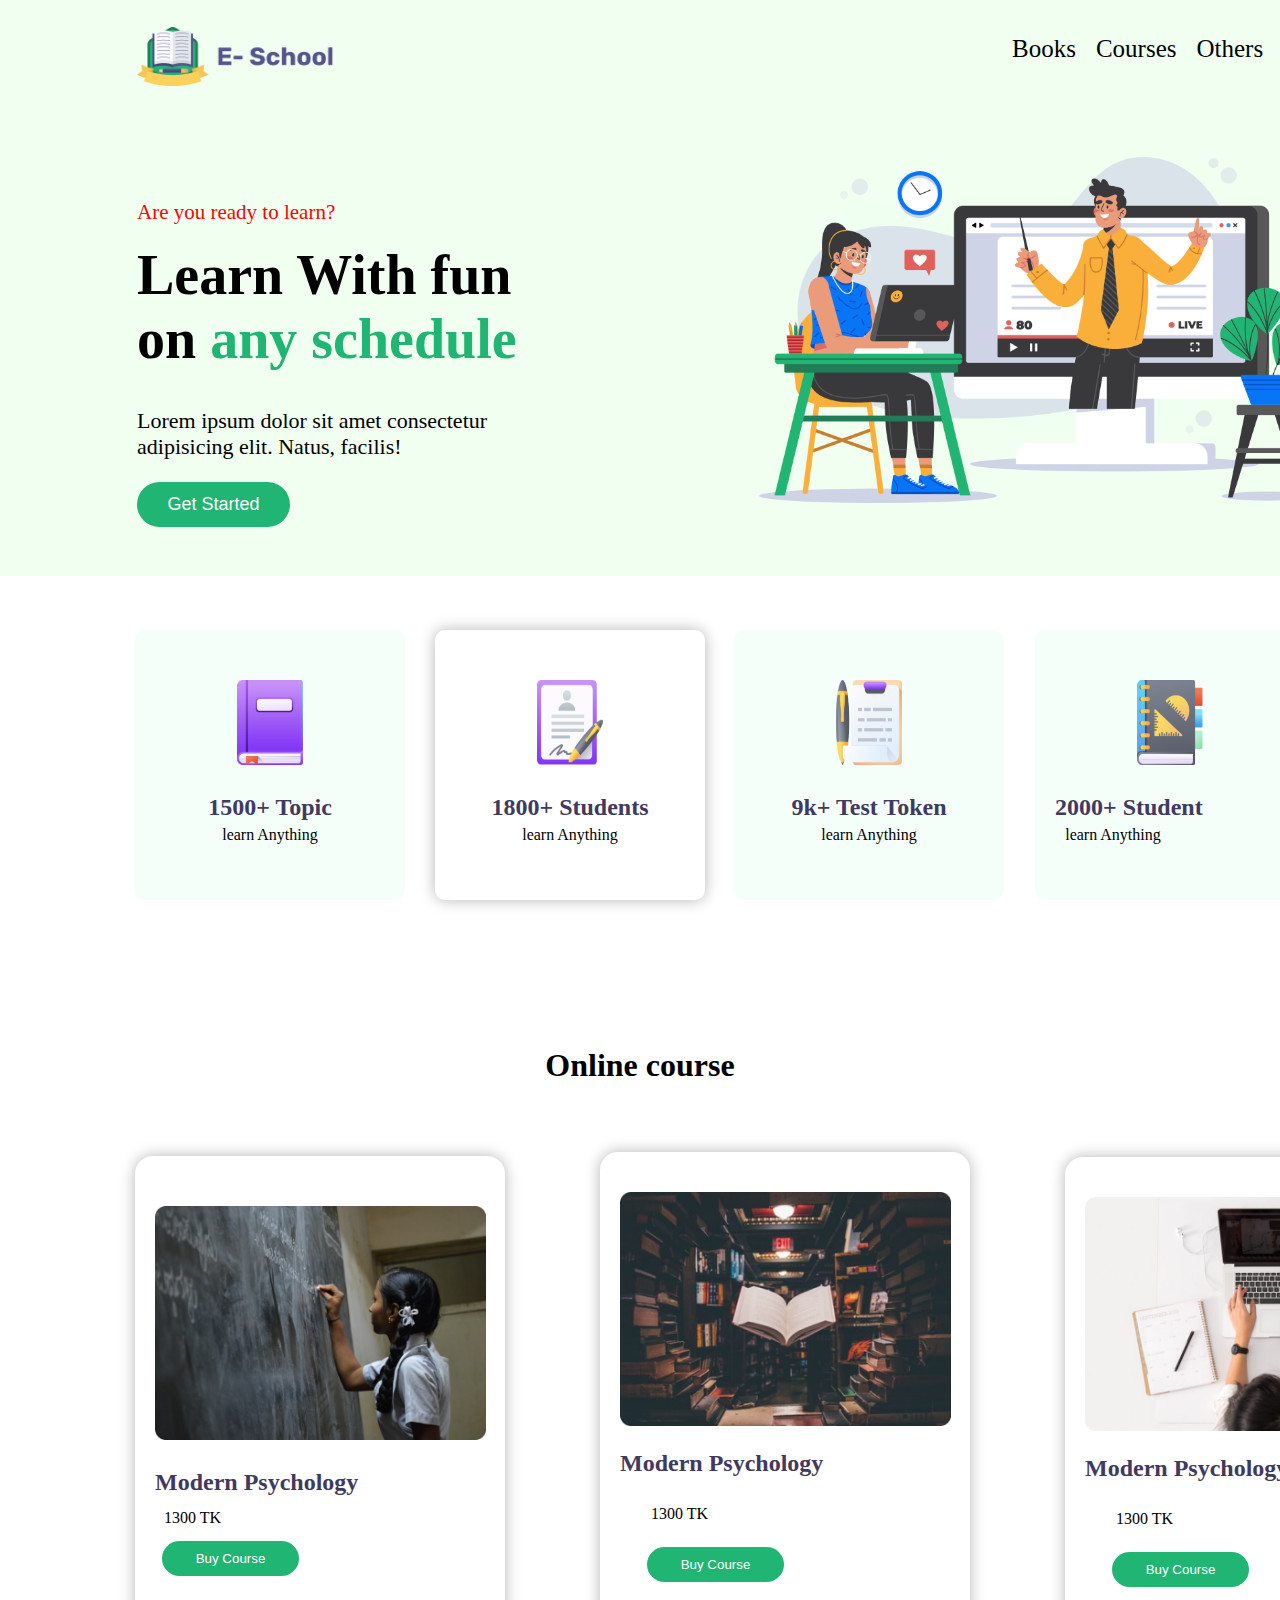
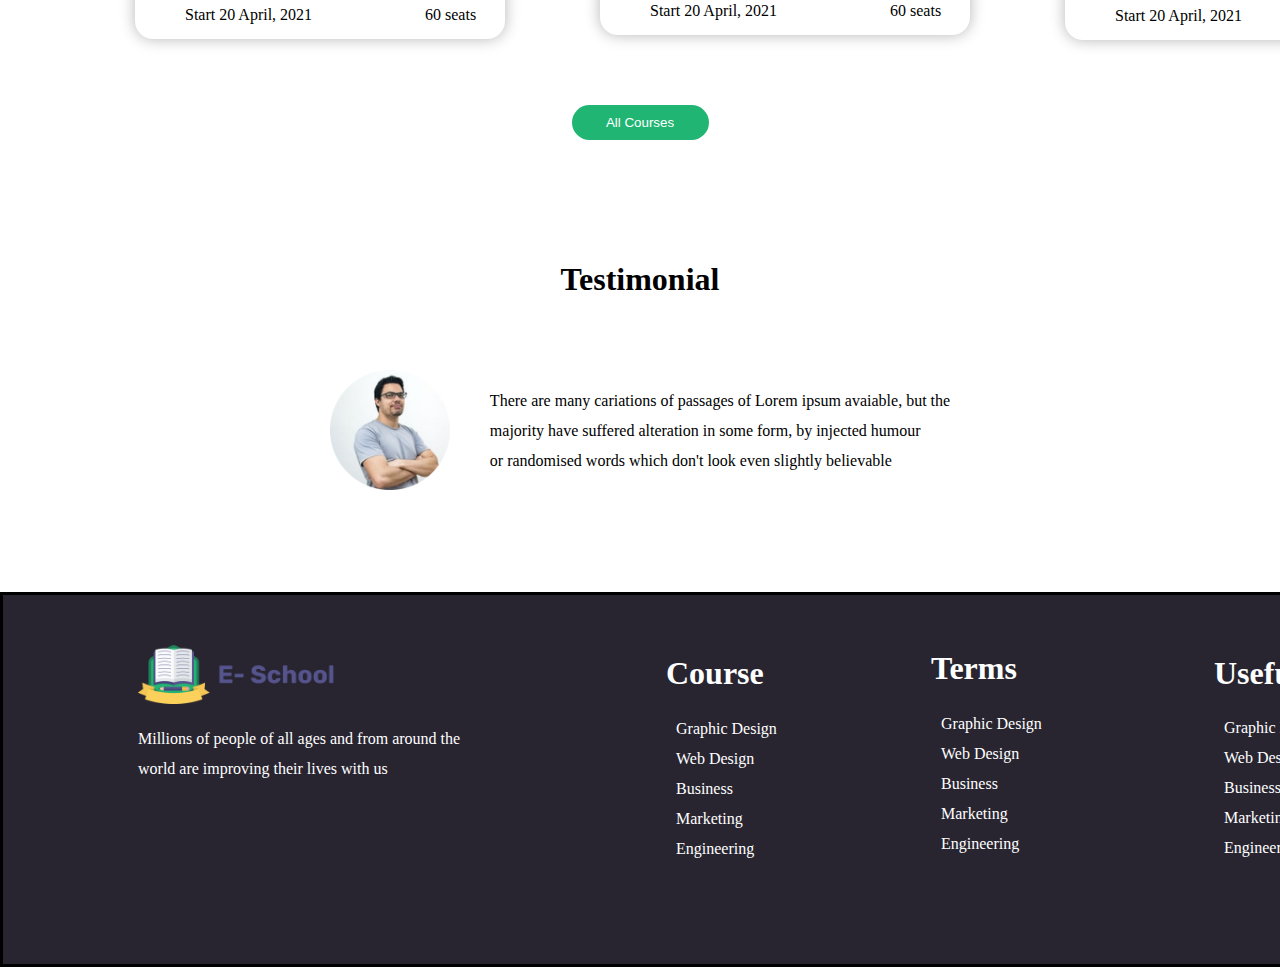
<file: index.html>
<!DOCTYPE html>
<html lang="en">
<head>
    <meta charset="UTF-8">
    <meta name="viewport" content="width=device-width, initial-scale=1.0">
    <title>Assignment 2</title>
    <link rel="stylesheet" href="./others/index.css">
    <link rel="stylesheet" href="https://cdnjs.cloudflare.com/ajax/libs/font-awesome/6.5.1/css/all.min.css" integrity="sha512-DTOQO9RWCH3ppGqcWaEA1BIZOC6xxalwEsw9c2QQeAIftl+Vegovlnee1c9QX4TctnWMn13TZye+giMm8e2LwA==" crossorigin="anonymous" referrerpolicy="no-referrer" />
</head>

<body>
    <header class="header">
        <div class="pic">
            <img height="59px" width="198px" src="./photos/Group 1.png" alt="">
            <div class="options">
                <ul class="ul">
                    <li class="same">Books</li>
                    <li class="same">Courses</li>
                    <li class="same">Others</li>
                    <li class="same">Blog</li>
                    <button class="same" id="btn">Sing in</button>
                </ul>
            </div>
        </div>
        <div class="s">
            <span class="sapn">Are you ready to learn?</span>
        </div>
        <div class="s2">
            <h1>Learn With fun <br> on <span class="span2">any schedule</span></h1>
            <p class="p">Lorem ipsum dolor sit amet consectetur <br> adipisicing elit. Natus, facilis!</p>
            <button class="btn">Get Started</button>
        </div>
        <div class="f">
            <img height="346px" width="554px" src="./photos/Frame.png" alt="">
        </div>
    </header>

    <main class="main">
        <div class="topic">
            <img class="img1" height="85px" width="66px" src="./photos/image 1.png" alt="">
            <h2 class="h2">1500+ Topic <br></h2>
            <span class="span3">learn Anything</span>         
        </div>
        <div class="st">
            <img class="img4" height="85px" width="66px" src="./photos/image 4.png" alt="">
            <h2 class="h3">1800+ Students <br></h2>
            <span class="span4">learn Anything</span>    

        </div>

        <div class="tt">
            <img class="img2" height="85px" width="66px" src="./photos/image 2.png" alt="">
            <h2 class="h4">9k+ Test Token <br></h2>
            <span class="span5">learn Anything</span>    
        </div>

        <div id="s">
            <img class="img3" height="85px" width="66px" src="./photos/image 3.png" alt="">
            <h2 class="h5">2000+ Student<br></h2>
            <span class="span6">learn Anything</span>    
        </div>
        <div class="oc"><h1>Online course</h1>
        </div>

        <div class="mp">
            <img class="img2" height="234px" width="331px" src="./photos/Rectangle 6.png" alt="">
            <h2 class="h5">Modern Psychology<br></h2>
            <span class="span6">1300 TK</span>
            <button class="btn_bc1">Buy Course</button>
            <i id="cln" class="fa-solid fa-calendar-days"></i>
            <span class="span7">Start 20 April, 2021</span>
            <i id="st" class="fa-solid fa-user-group"></i>
            <span class="span8">60 seats</span>
        </div>

        <div class="mp2">
            <img class="r13" height="234px" width="331px" src="./photos/Rectangle 13.png" alt="">
            <h2 class="h6">Modern Psychology<br></h2>
            <span class="span9">1300 TK</span>
            <button class="btn_bc2">Buy Course</button>
            <i id="cln2" class="fa-solid fa-calendar-days"></i>
            <span class="span10">Start 20 April, 2021</span>
            <i id="st2" class="fa-solid fa-user-group"></i>
            <span class="span11">60 seats</span>
        </div>

        <div class="mp3">
            <img class="r15" height="234px" width="331px" src="./photos/Rectangle 15.png" alt="">
            <h2 class="h7">Modern Psychology<br></h2>
            <span class="span12">1300 TK</span>
            <button class="btn_bc3">Buy Course</button>
            <i id="cln3" class="fa-solid fa-calendar-days"></i>
            <span class="span13">Start 20 April, 2021</span>
            <i id="st3" class="fa-solid fa-user-group"></i>
            <span class="span14">60 seats</span>
        </div>
        <div class="ac">
           <a href="./others/all.html"><button class="btn_ac"> All Courses</button></a> 
        </div>
        <div class="ts">
            <h1>Testimonial</h1>
        </div>
        <div class="last">
            <img width="120px" height="120px" src="./photos/Ellipse 5.png" alt="">
            <p class="pl">There are many cariations of passages of Lorem ipsum avaiable, but the <br>
            majority have suffered alteration in some form, by injected humour <br>
        or randomised words which don't look even slightly believable</p>
        </div>
    </main>

    <footer class="footer">
        <div class="ico">
            <img height="59px" width="198px" src="./photos/Group 1.png" alt="">
        </div>
        <div class="lt">
            <p class="p_lt">Millions of people of all ages and from around
                the <br>world are improving their lives with us</p>
        </div>
        <div class="cours">
            <h1 class="ce">Course</h1>
            <ul>
                <li class="same1">Graphic Design</li>
                <li class="same1">Web Design</li>
                <li class="same1">Business</li>
                <li class="same1">Marketing</li>
                <li class="same1">Engineering</li>
            </ul>
        </div>

        <div class="terms">
            <h1 class="ce1">Terms</h1>
            <ul>
                <li class="same2">Graphic Design</li>
                <li class="same2">Web Design</li>
                <li class="same2">Business</li>
                <li class="same2">Marketing</li>
                <li class="same2">Engineering</li>
            </ul>
        </div>

        <div class="links">
            <h1 class="ce2">Useful Links</h1>
            <ul>
                <li class="same3">Graphic Design</li>
                <li class="same3">Web Design</li>
                <li class="same3">Business</li>
                <li class="same3">Marketing</li>
                <li class="same3">Engineering</li>
            </ul>
        </div>

    </footer>
    
</body>
</html>
</file>
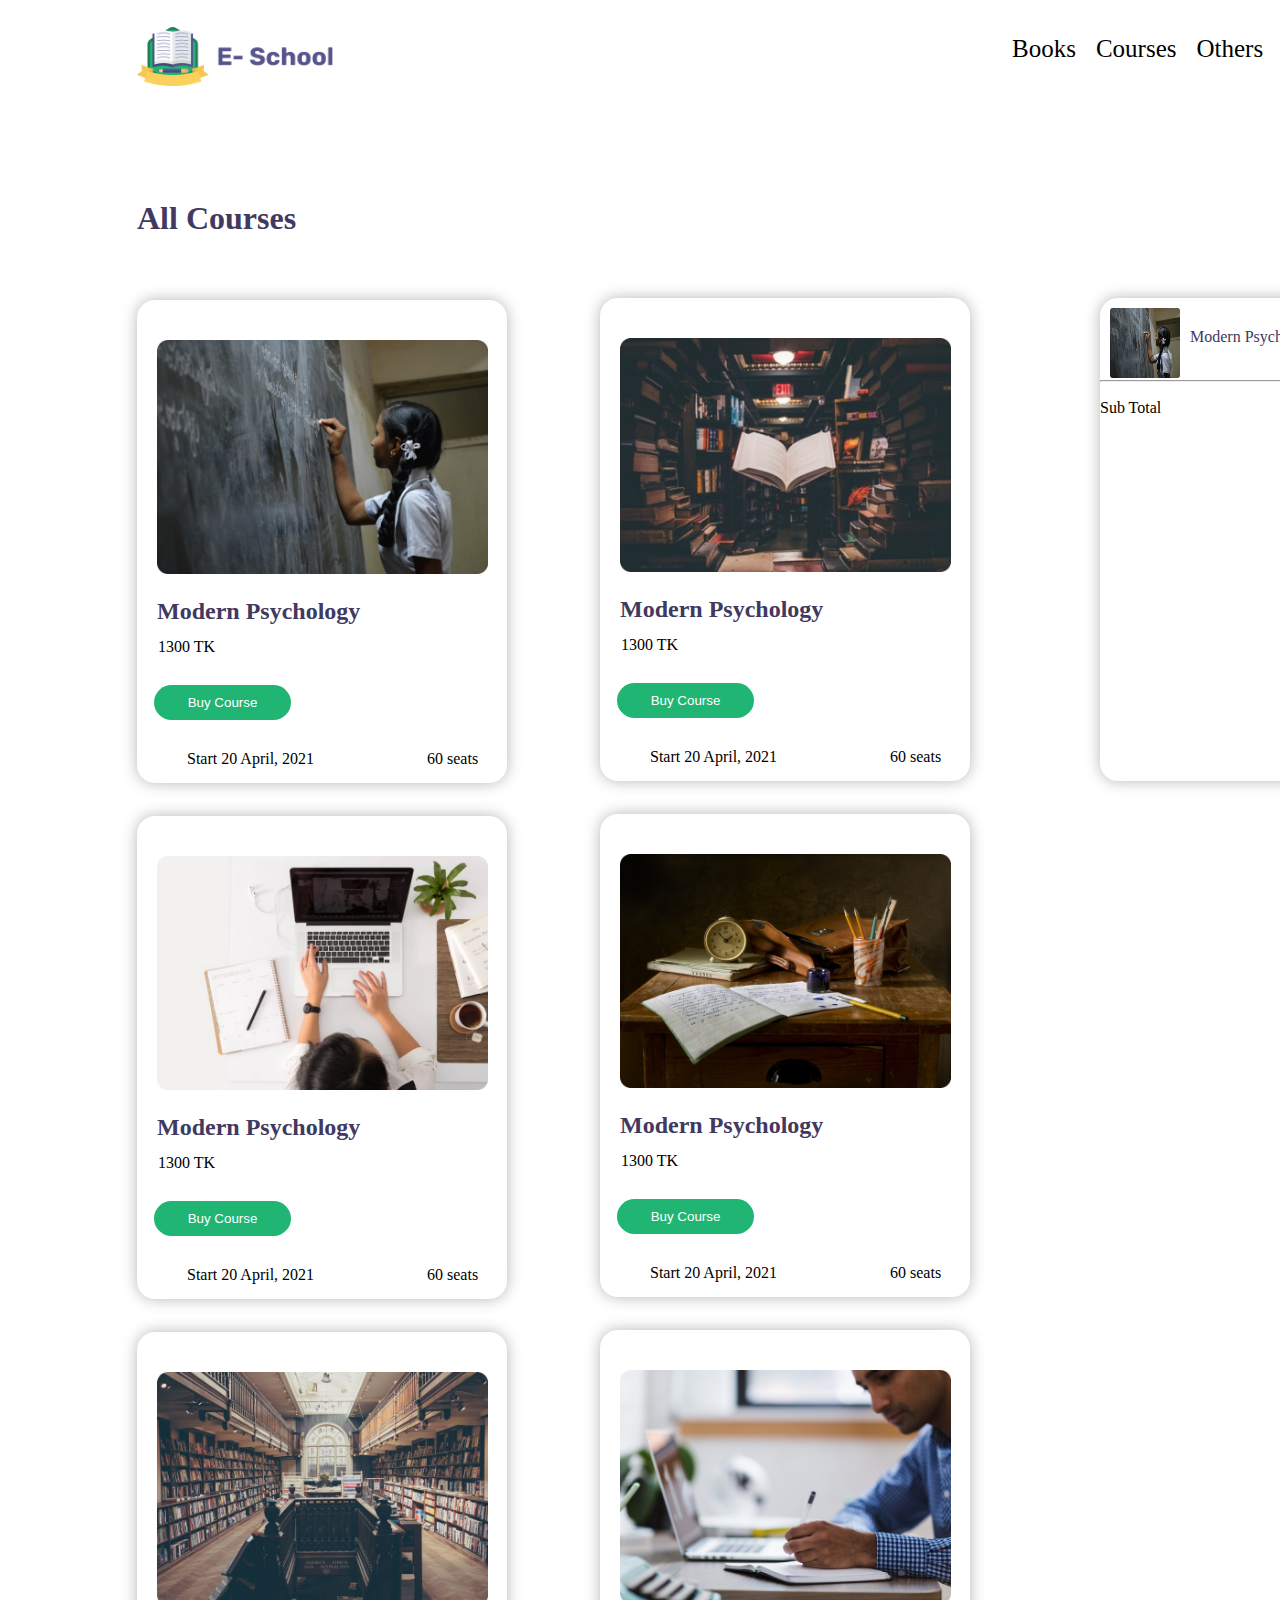
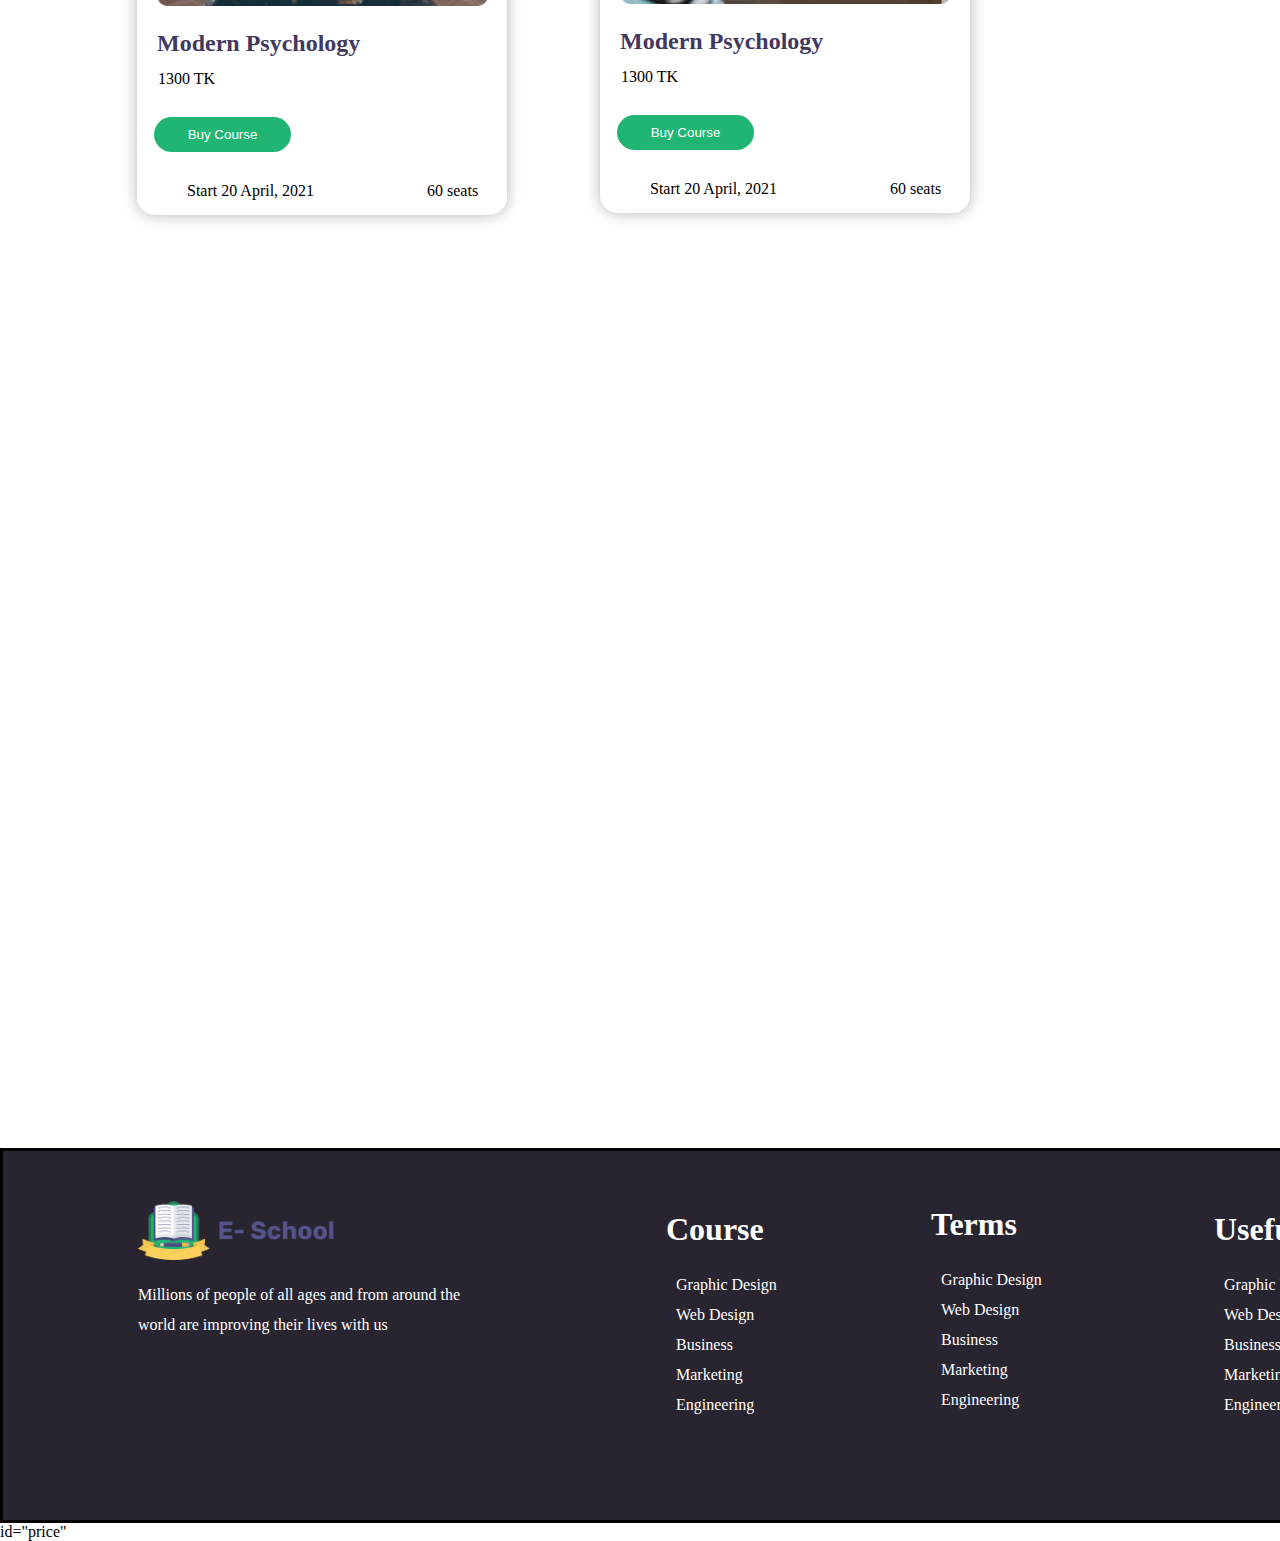
<file: others/all.html>
<!DOCTYPE html>
<html lang="en">
<head>
    <meta charset="UTF-8">
    <meta name="viewport" content="width=device-width, initial-scale=1.0">
    <title>All Course</title>
    <link rel="stylesheet" href="./all.css">
    <link rel="stylesheet" href="https://cdnjs.cloudflare.com/ajax/libs/font-awesome/6.5.1/css/all.min.css" integrity="sha512-DTOQO9RWCH3ppGqcWaEA1BIZOC6xxalwEsw9c2QQeAIftl+Vegovlnee1c9QX4TctnWMn13TZye+giMm8e2LwA==" crossorigin="anonymous" referrerpolicy="no-referrer" />

</head>
<body>
    <header>
        <div class="pic">
            <img height="59px" width="198px" src="../photos/Group 1.png" alt="">
            <div class="options">
                <ul class="ul">
                    <li class="same">Books</li>
                    <li class="same">Courses</li>
                    <li class="same">Others</li>
                    <li class="same">Blog</li>
                    <button class="same" id="btn">Sing Out</button>
                </ul>
            </div>
        </div>
    </header>

    <main>
        <div class="alc">
            <h1 class="h_alc">All Courses</h1>
        </div>

        <div class="mp" id="cart" >
            <img class="img2" height="234px" width="331px" src="../photos/Rectangle 6.png" alt="">
            <h2 class="h5">Modern Psychology<br></h2>
            <span class="span6" id="price">1300 TK</span>
            <button class="btn_bc1">Buy Course</button>
            <i id="cln" class="fa-solid fa-calendar-days"></i>
            <span class="span7">Start 20 April, 2021</span>
            <i id="st" class="fa-solid fa-user-group"></i>
            <span class="span8">60 seats</span>
        </div>

        <div class="mp2" id="cart" >
            <img class="r13" height="234px" width="331px" src="../photos/Rectangle 13.png" alt="">
            <h2 class="h6">Modern Psychology<br></h2>
            <span class="span9" id="price">1300 TK</span>
            <button class="btn_bc2">Buy Course</button>
            <i id="cln2" class="fa-solid fa-calendar-days"></i>
            <span class="span10">Start 20 April, 2021</span>
            <i id="st2" class="fa-solid fa-user-group"></i>
            <span class="span11">60 seats</span>
        </div>

        <div class="mp3" id="cart" >
            <img class="r15" height="234px" width="331px" src="../photos/Rectangle 15.png" alt="">
            <h2 class="h7">Modern Psychology<br></h2>
            <span class="span12" id="price">1300 TK</span>
            <button class="btn_bc3">Buy Course</button>
            <i id="cln3" class="fa-solid fa-calendar-days"></i>
            <span class="span13">Start 20 April, 2021</span>
            <i id="st3" class="fa-solid fa-user-group"></i>
            <span class="span14">60 seats</span>
        </div>

        <div class="mp4" id="cart" >
            <img class="r15" height="234px" width="331px" src="../photos/Rectangle 30.png" alt="">
            <h2 class="h8">Modern Psychology<br></h2>
            <span class="span15" id="price">1300 TK</span>
            <button class="btn_bc4">Buy Course</button>
            <i id="cln4" class="fa-solid fa-calendar-days"></i>
            <span class="span16">Start 20 April, 2021</span>
            <i id="st4" class="fa-solid fa-user-group"></i>
            <span class="span17">60 seats</span>
        </div>

        <div class="mp5" id="cart" >
            <img class="r15" height="234px" width="331px" src="../photos/Rectangle 33.png" alt="">
            <h2 class="h9">Modern Psychology<br></h2>
            <span class="span18" id="price">1300 TK</span>
            <button class="btn_bc5">Buy Course</button>
            <i id="cln5" class="fa-solid fa-calendar-days"></i>
            <span class="span19">Start 20 April, 2021</span>
            <i id="st5" class="fa-solid fa-user-group"></i>
            <span class="span20">60 seats</span>
        </div>

        <div class="mp6" id="cart" >
            <img class="r15" height="234px" width="331px" src="../photos/Rectangle 34.png" alt="">
            <h2 class="h10">Modern Psychology<br></h2>
            <span class="span21" id="price">1300 TK</span>
            <button class="btn_bc6">Buy Course</button>
            <i id="cln6" class="fa-solid fa-calendar-days"></i>
            <span class="span22">Start 20 April, 2021</span>
            <i id="st6" class="fa-solid fa-user-group"></i>
            <span class="span23">60 seats</span>
        </div>


        <div class="cart">
            <div>
                <img id="img21" height="70px" width="70px" src="../photos/Rectangle 6.png" alt="">
                <span class="span24">Modern Psychology</span>
                <span class="span25">1300 Tk</span>
            </div>
            <hr>
            <span class="span26">Sub Total</span>
            <span class="span27">1300 Tk</span>
            <button class="btn_co">CheckOut</button>
        </div>
    </main>
    
    <footer class="footer">
        <div class="ico">
            <img height="59px" width="198px" src="../photos/Group 1.png" alt="">
        </div>
        <div class="lt">
            <p class="p_lt">Millions of people of all ages and from around
                the <br>world are improving their lives with us</p>
        </div>
        <div class="cours">
            <h1 class="ce">Course</h1>
            <ul>
                <li class="same1">Graphic Design</li>
                <li class="same1">Web Design</li>
                <li class="same1">Business</li>
                <li class="same1">Marketing</li>
                <li class="same1">Engineering</li>
            </ul>
        </div>

        <div class="terms">
            <h1 class="ce1">Terms</h1>
            <ul>
                <li class="same2">Graphic Design</li>
                <li class="same2">Web Design</li>
                <li class="same2">Business</li>
                <li class="same2">Marketing</li>
                <li class="same2">Engineering</li>
            </ul>
        </div>

        <div class="links">
            <h1 class="ce2">Useful Links</h1>
            <ul>
                <li class="same3">Graphic Design</li>
                <li class="same3">Web Design</li>
                <li class="same3">Business</li>
                <li class="same3">Marketing</li>
                <li class="same3">Engineering</li>
            </ul>
        </div>

    </footer>
    <script src="./index.js"></script> id="price"
</body>
</html>
</file>
<file: others/index.css>
body{
    margin: 0;
    padding: 0%;
    
}
.header{
    height: 576px;
    /*width: 1539.23px;*/
    width: 200vh;
    background: #F0FFF0;
}
.pic{
    position: absolute;
    top: 27px;
    left: 137px;
}
.options{
    position: absolute;
    display: flex;
    left: 830px;
    font-size: 25px;
}
.ul{
    position: absolute;
    display: flex;
    list-style: none;
    font-weight: 100px;
    gap: 10px;
    margin-top: -60px;
}
.same{
    display: inline;
    padding: 5px;
}
#btn{
    width: 100px;
    height: 43px;
    margin-left: 10px;
    border-radius: 33px;
    border: none;
    outline: none;
    background-color: #21B573;
}
.s{
    position: relative;
    left: 137px;
    font-size: 21px;
    top: 200px;
    color: red;
}
.s2{
    position: relative;
    left: 137px;
    top: 180px;
    font-size: 28px;
}
.span2{
    color:#21B573;
}
.p{
    font-size: 22px;
    justify-content: center;
}
.btn{
    width: 153px;
    height: 45px;
    border-radius: 33px;
    gap: 10px;
    border: none;
    outline: none;
    background-color: #21B573;
    font-size: 18px;
    color: white;
}
.f{
    position: absolute;
    left: 759px;
    top: 157px;
}
.topic{
    /*position: relative;*/
    position: absolute;
    height: 270px;
    width: 270px;
    left: 135px;
    top: 630px;
    background-color: #F5FFFA;
    text-align: center;
    justify-content: center;
    border-radius: 10px;
}
.img1{
    position: relative;
    top: 50px;
}
.h2{
    position: relative;
    color: #413960;
    top: 55px; 
}
.span3{
    position: relative;
    top: 40px;
}
.st{
    /*position: relative;*/
    position: absolute;
    height: 270px;
    width: 270px;
    top: 630px;
    left: 435px;
    background-color: white;
    text-align: center;
    justify-content: center;
    border-radius: 10px;
    box-shadow: 0px 0px 15px rgb(182, 182, 182);
}
.img4{
    position: relative;
    top: 50px;
}
.h3{
    position: relative;
    color: #413960;
    top: 55px; 
}
.span4{
    position: relative;
    top: 40px;
}
.tt{
    /*position: relative;*/
    position: absolute;
    height: 270px;
    width: 270px;
    left: 734px;
    top: 630px;
    background-color: #F5FFFA;
    text-align: center;
    justify-content: center;
    border-radius: 10px;
}
.img2{
    position: relative;
    top: 50px;
}
.h4{
    position: relative;
    color: #413960;
    top: 55px; 
}
.span5{
    position: relative;
    top: 40px;
}
#s{
    /*position: relative;*/
    position: absolute;
    height: 270px;
    width: 270px;
    left: 1035px;
    top: 630px;
    background-color: #F5FFFA;
    text-align: center;
    justify-content: center;
    border-radius: 10px;
}
.img3{
    position: relative;
    top: 50px;
}
.h5{
    position: relative;
    color: #413960;
    top: 55px; 
}
.span6{
    position: relative;
    top: 40px;
}
.oc{
    position: relative;
    top: 450px;
    text-align: center;
}

.mp{
    position: relative;
    width: 370px;
    height: 483px;
    left: 135px;
    top: 500px;
    border-radius: 18px;
    text-align: center;
    box-shadow: 0px 0px 15px rgb(182, 182, 182);
}
.h5{
    position: relative;
    text-align: start;
    left: 20px;
}
.span6{
    position: relative;
    text-align: start;
    left: -57px;
} 
.btn_bc1{
    position: relative;
    top: 80px;
    left: -120px;
    background-color: #21B573;
    border: none;
    outline: none;
    width: 137px;
    height: 35px;
    gap: 10px;
    border-radius: 33px;
    color: white;
}
#cln{
    position: absolute;
    top: 450px;
    left: 30px;
}
.span7{
    position: absolute;
    top: 450px;
    left: 50px;
}
#st{
    position: absolute;
    top: 450px;
    left: 260px;
}
.span8{
    position: absolute;
    top: 450px;
    left: 290px;
}

.mp2{
    position: relative;
    text-align: center;
    justify-content: center;
    padding-top: 40px;
    width: 370px;
    height: 443px;
    left: 600px;
    top: 13px;
    border-radius: 18px;
    box-shadow: 0px 0px 15px rgb(182, 182, 182);
}
.h6{
    position: relative;
    text-align: start;
    left: 20px;
    color: #413960;
}
.span9{
    position: relative;
    text-align: start;
    left: -35px;
} 
.btn_bc2{
    position: relative;
    top: 50px;
    left: -100px;
    background-color: #21B573;
    border: none;
    outline: none;
    width: 137px;
    height: 35px;
    gap: 10px;
    border-radius: 33px;
    color: white;
}
#cln2{
    position: absolute;
    top: 450px;
    left: 30px;
}
.span10{
    position: absolute;
    top: 450px;
    left: 50px;
}
#st2{
    position: absolute;
    top: 450px;
    left: 260px;
}
.span11{
    position: absolute;
    top: 450px;
    left: 290px;
}

.mp3{
    position: relative;
    text-align: center;
    justify-content: center;
    padding-top: 40px;
    width: 370px;
    height: 443px;
    left: 1065px;
    top: -465px;
    border-radius: 18px;
    box-shadow: 0px 0px 15px rgb(182, 182, 182);
}
.h7{
    position: relative;
    text-align: start;
    left: 20px;
    color: #413960;
}
.span12{
    position: relative;
    text-align: start;
    left: -35px;
} 
.btn_bc3{
    position: relative;
    top: 50px;
    left: -100px;
    background-color: #21B573;
    border: none;
    outline: none;
    width: 137px;
    height: 35px;
    gap: 10px;
    border-radius: 33px;
    color: white;
}
#cln3{
    position: absolute;
    top: 450px;
    left: 30px;
}
.span13{
    position: absolute;
    top: 450px;
    left: 50px;
}
#st3{
    position: absolute;
    top: 450px;
    left: 260px;
}
.span14{
    position: absolute;
    top: 450px;
    left: 290px;
}

.ac{
    position: relative;
    text-align: center;
    top: -400px;
}
.btn_ac{
    background-color: #21B573;
    border: none;
    outline: none;
    width: 137px;
    height: 35px;
    gap: 10px;
    border-radius: 33px;
    color: white;
}
.ts{
    position: relative;
    text-align: center;
    top: -300px

}
.last{
    position: relative;
    display: flex;
    text-align: center;
    justify-content: center;
    top: -250px;
}
.pl{
    text-align: start;
    padding-left: 40px;
    line-height: 30px;
}
.footer{
    position: relative;
    margin-top: -150px;
    border: solid black;
    width: 200vh;
    height: 369px;
    background-color: #282531;
}
.ico{
    margin-top: 50px;
    margin-left: 135px;
}
.p_lt{
    color: white;
    margin-left: 135px;
    line-height: 30px;
}
.cours{
    color: white;
    margin-left: 633px;
    margin-top: -150px;
    text-align: start;
    justify-content: start;
}
.ce{
    margin-left: 30px;
    text-align: start;
    justify-content: start;

}
.same1{
    list-style: none;
    text-align: start;
    justify-content: start;
    line-height: 30px;

}

.terms{
    color: white;
    margin-left: 898px;
    margin-top: -235px;
    text-align: start;
    justify-content: start;
}
.ce1{
    margin-left: 30px;
    text-align: start;
    justify-content: start;

}
.same2{
    list-style: none;
    text-align: start;
    justify-content: start;
    line-height: 30px;

}

.links{
    color: white;
    margin-left: 1181px;
    margin-top: -225px;
    text-align: start;
    justify-content: start;
}
.ce2{
    margin-left: 30px;
    text-align: start;
    justify-content: start;

}
.same3{
    list-style: none;
    text-align: start;
    justify-content: start;
    line-height: 30px;

}
</file>
<file: others/all.css>
body{
    margin: 0;
    padding: 0;
}
.header{
    height: 576px;
    /*width: 1539.23px;*/
    width: 200vh;
    background: #F0FFF0;
}
.pic{
    position: absolute;
    top: 27px;
    left: 137px;
}
.options{
    position: absolute;
    display: flex;
    left: 830px;
    font-size: 25px;
}
.ul{
    position: absolute;
    display: flex;
    list-style: none;
    font-weight: 100px;
    gap: 10px;
    margin-top: -60px;
}
.same{
    display: inline;
    padding: 5px;
}
#btn{
    width: 100px;
    height: 43px;
    margin-left: 10px;
    border-radius: 33px;
    border: none;
    outline: none;
    background-color: #21B573;
}
.alc{
    position: absolute;
    margin-top: 170px;
    margin-left: 137px;
}
.h_alc{
    color: #413960;
    line-height: 54px;
}

.mp2{
    position: relative;
    text-align: center;
    justify-content: center;
    padding-top: 40px;
    width: 370px;
    height: 443px;
    left: 600px;
    top: -185px;
    border-radius: 18px;
    box-shadow: 0px 0px 15px rgb(182, 182, 182);
}
.h6{
    position: relative;
    text-align: start;
    left: 20px;
    color: #413960;
}
.span9{
    position: relative;
    text-align: start;
    left: -65px;
    top: -15px;
} 
.btn_bc2{
    position: relative;
    top: 40px;
    left: -130px;
    background-color: #21B573;
    border: none;
    outline: none;
    width: 137px;
    height: 35px;
    gap: 10px;
    border-radius: 33px;
    color: white;
}
#cln2{
    position: absolute;
    top: 450px;
    left: 30px;
}
.span10{
    position: absolute;
    top: 450px;
    left: 50px;
}
#st2{
    position: absolute;
    top: 450px;
    left: 260px;
}
.span11{
    position: absolute;
    top: 450px;
    left: 290px;
}


.mp{
    position: relative;
    text-align: center;
    justify-content: center;
    padding-top: 40px;
    width: 370px;
    height: 443px;
    left: 137px;
    top: 300px;
    border-radius: 18px;
    box-shadow: 0px 0px 15px rgb(182, 182, 182);
}
.h5{
    position: relative;
    text-align: start;
    left: 20px;
    color: #413960;
}
.span6{
    position: relative;
    text-align: start;
    left: -65px;
    top: -15px;
} 
.btn_bc1{
    position: relative;
    top: 40px;
    left: -130px;
    background-color: #21B573;
    border: none;
    outline: none;
    width: 137px;
    height: 35px;
    gap: 10px;
    border-radius: 33px;
    color: white;
}
#cln{
    position: absolute;
    top: 450px;
    left: 30px;
}
.span7{
    position: absolute;
    top: 450px;
    left: 50px;
}
#st{
    position: absolute;
    top: 450px;
    left: 260px;
}
.span8{
    position: absolute;
    top: 450px;
    left: 290px;
}

.mp3{
    position: relative;
    text-align: center;
    justify-content: center;
    padding-top: 40px;
    width: 370px;
    height: 443px;
    left: 137px;
    top: -150px;
    border-radius: 18px;
    box-shadow: 0px 0px 15px rgb(182, 182, 182);
}
.h7{
    position: relative;
    text-align: start;
    left: 20px;
    color: #413960;
}
.span12{
    position: relative;
    text-align: start;
    left: -65px;
    top: -15px;
} 
.btn_bc3{
    position: relative;
    top: 40px;
    left: -130px;
    background-color: #21B573;
    border: none;
    outline: none;
    width: 137px;
    height: 35px;
    gap: 10px;
    border-radius: 33px;
    color: white;
}
#cln3{
    position: absolute;
    top: 450px;
    left: 30px;
}
.span13{
    position: absolute;
    top: 450px;
    left: 50px;
}
#st3{
    position: absolute;
    top: 450px;
    left: 260px;
}
.span14{
    position: absolute;
    top: 450px;
    left: 290px;
}

.mp4{
    position: relative;
    text-align: center;
    justify-content: center;
    padding-top: 40px;
    width: 370px;
    height: 443px;
    left: 600px;
    top: -635px;
    border-radius: 18px;
    box-shadow: 0px 0px 15px rgb(182, 182, 182);
}
.h8{
    position: relative;
    text-align: start;
    left: 20px;
    color: #413960;
}
.span15{
    position: relative;
    text-align: start;
    left: -65px;
    top: -15px;
} 
.btn_bc4{
    position: relative;
    top: 40px;
    left: -130px;
    background-color: #21B573;
    border: none;
    outline: none;
    width: 137px;
    height: 35px;
    gap: 10px;
    border-radius: 33px;
    color: white;
}
#cln4{
    position: absolute;
    top: 450px;
    left: 30px;
}
.span16{
    position: absolute;
    top: 450px;
    left: 50px;
}
#st4{
    position: absolute;
    top: 450px;
    left: 260px;
}
.span17{
    position: absolute;
    top: 450px;
    left: 290px;
}

.mp5{
    position: relative;
    text-align: center;
    justify-content: center;
    padding-top: 40px;
    width: 370px;
    height: 443px;
    left: 137px;
    top: -600px;
    border-radius: 18px;
    box-shadow: 0px 0px 15px rgb(182, 182, 182);
}
.h9{
    position: relative;
    text-align: start;
    left: 20px;
    color: #413960;
}
.span18{
    position: relative;
    text-align: start;
    left: -65px;
    top: -15px;
} 
.btn_bc5{
    position: relative;
    top: 40px;
    left: -130px;
    background-color: #21B573;
    border: none;
    outline: none;
    width: 137px;
    height: 35px;
    gap: 10px;
    border-radius: 33px;
    color: white;
}
#cln5{
    position: absolute;
    top: 450px;
    left: 30px;
}
.span19{
    position: absolute;
    top: 450px;
    left: 50px;
}
#st5{
    position: absolute;
    top: 450px;
    left: 260px;
}
.span20{
    position: absolute;
    top: 450px;
    left: 290px;
}

.mp6{
    position: relative;
    text-align: center;
    justify-content: center;
    padding-top: 40px;
    width: 370px;
    height: 443px;
    left: 600px;
    top: -1085px;
    border-radius: 18px;
    box-shadow: 0px 0px 15px rgb(182, 182, 182);
}
.h10{
    position: relative;
    text-align: start;
    left: 20px;
    color: #413960;
}
.span21{
    position: relative;
    text-align: start;
    left: -65px;
    top: -15px;
} 
.btn_bc6{
    position: relative;
    top: 40px;
    left: -130px;
    background-color: #21B573;
    border: none;
    outline: none;
    width: 137px;
    height: 35px;
    gap: 10px;
    border-radius: 33px;
    color: white;
}
#cln6{
    position: absolute;
    top: 450px;
    left: 30px;
}
.span22{
    position: absolute;
    top: 450px;
    left: 50px;
}
#st6{
    position: absolute;
    top: 450px;
    left: 260px;
}
.span23{
    position: absolute;
    top: 450px;
    left: 290px;
}
.cart{
    position: absolute;
    width: 370px;
    height: 483px;
    margin-left: 1100px;
    margin-top: -2600px;
    box-shadow: 0px 0px 15px rgb(182, 182, 182);
    border-radius: 18px;

}
.span24{
    position: absolute;
    color: #413960;
    margin-left: 20px;
    margin-top: 30px;

}
.span25{
    position: absolute;
    margin-left: 170px;
    margin-top: 30px;

}
#img21{
    position: relative;
    top: 10px;
    left: 10px;
}
.span27{
    position: relative;
    left: 180px;
}
.btn_co{
    position: relative;
    left: 90px;
    top: 100px;
    background-color: #21B573;
    border: none;
    outline: none;
    width: 137px;
    height: 35px;
    gap: 10px;
    border-radius: 33px;
    color: white;
    font-size: 15px;
}
.footer{
    position: relative;
    margin-top: -150px;
    border: solid black;
    width: 200vh;
    height: 369px;
    background-color: #282531;
}
.ico{
    margin-top: 50px;
    margin-left: 135px;
}
.p_lt{
    color: white;
    margin-left: 135px;
    line-height: 30px;
}
.cours{
    color: white;
    margin-left: 633px;
    margin-top: -150px;
    text-align: start;
    justify-content: start;
}
.ce{
    margin-left: 30px;
    text-align: start;
    justify-content: start;

}
.same1{
    list-style: none;
    text-align: start;
    justify-content: start;
    line-height: 30px;

}

.terms{
    color: white;
    margin-left: 898px;
    margin-top: -235px;
    text-align: start;
    justify-content: start;
}
.ce1{
    margin-left: 30px;
    text-align: start;
    justify-content: start;

}
.same2{
    list-style: none;
    text-align: start;
    justify-content: start;
    line-height: 30px;

}

.links{
    color: white;
    margin-left: 1181px;
    margin-top: -225px;
    text-align: start;
    justify-content: start;
}
.ce2{
    margin-left: 30px;
    text-align: start;
    justify-content: start;

}
.same3{
    list-style: none;
    text-align: start;
    justify-content: start;
    line-height: 30px;

}
</file>
